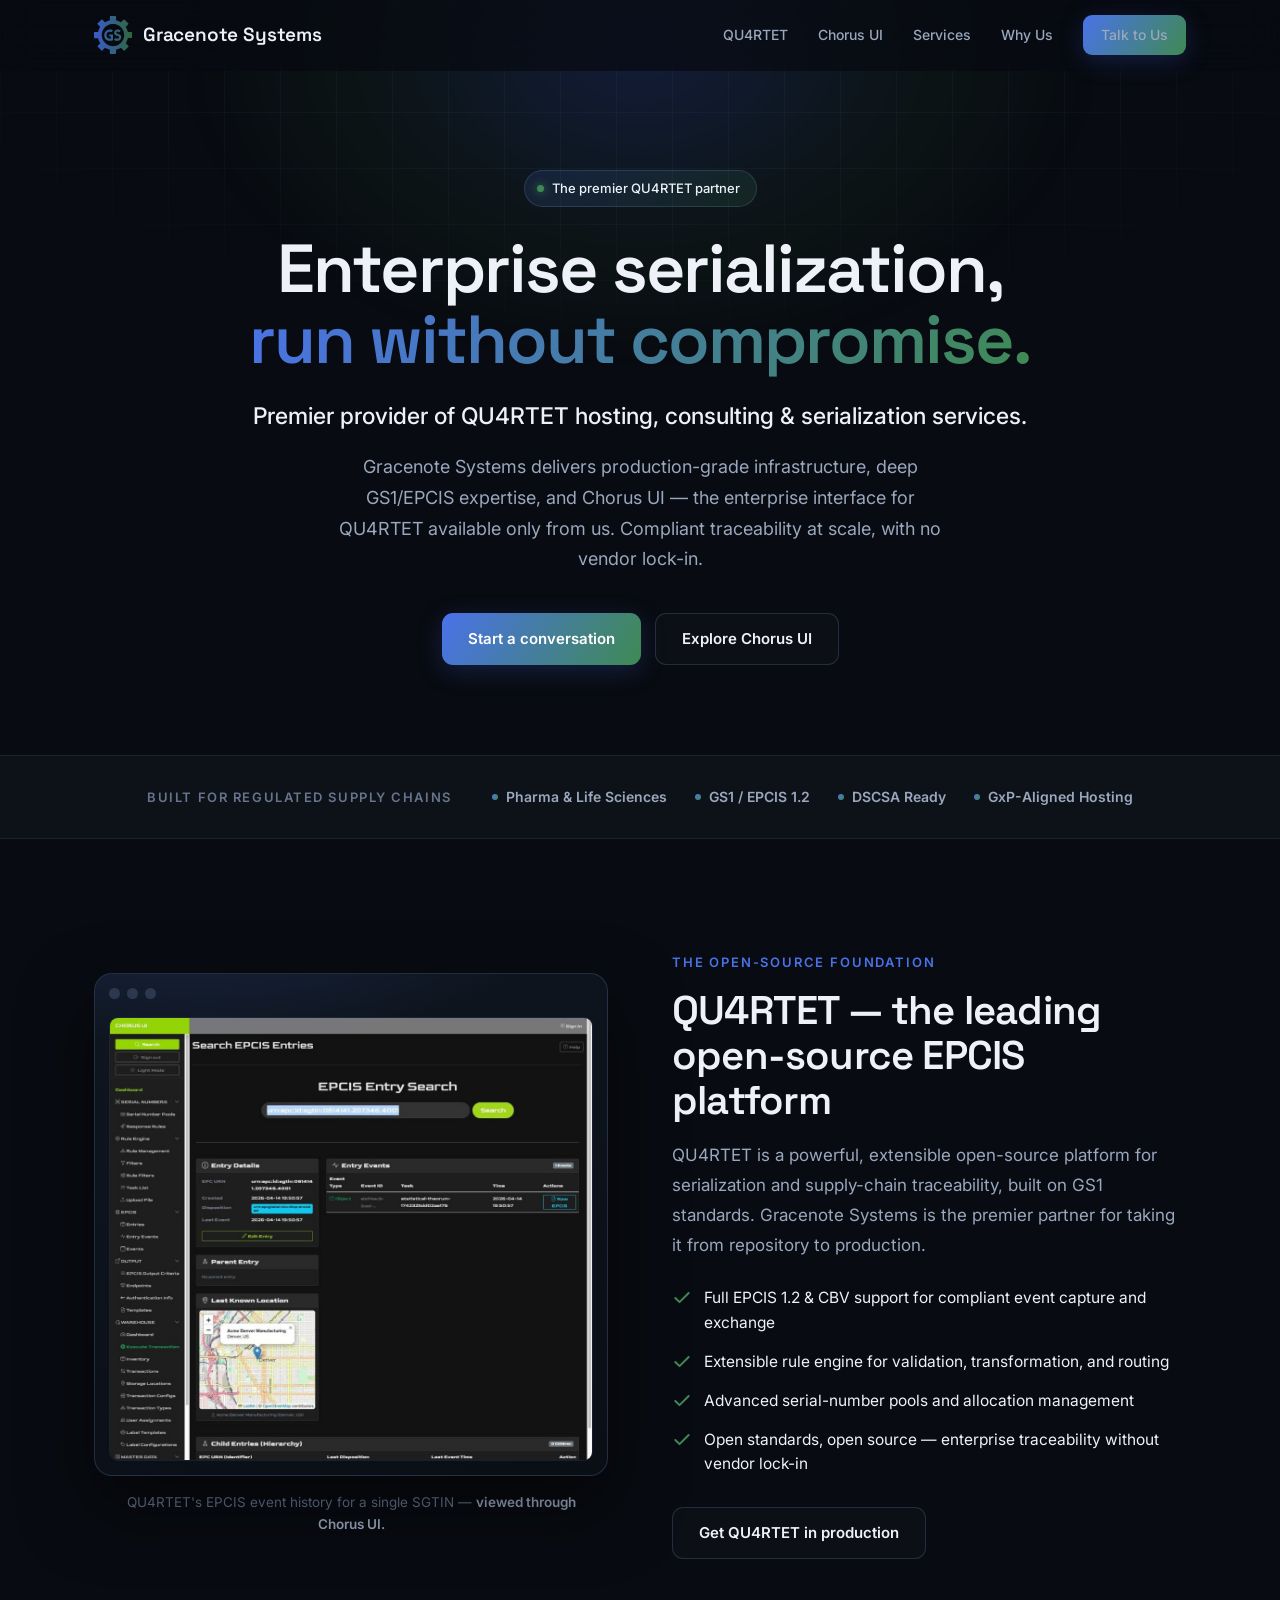
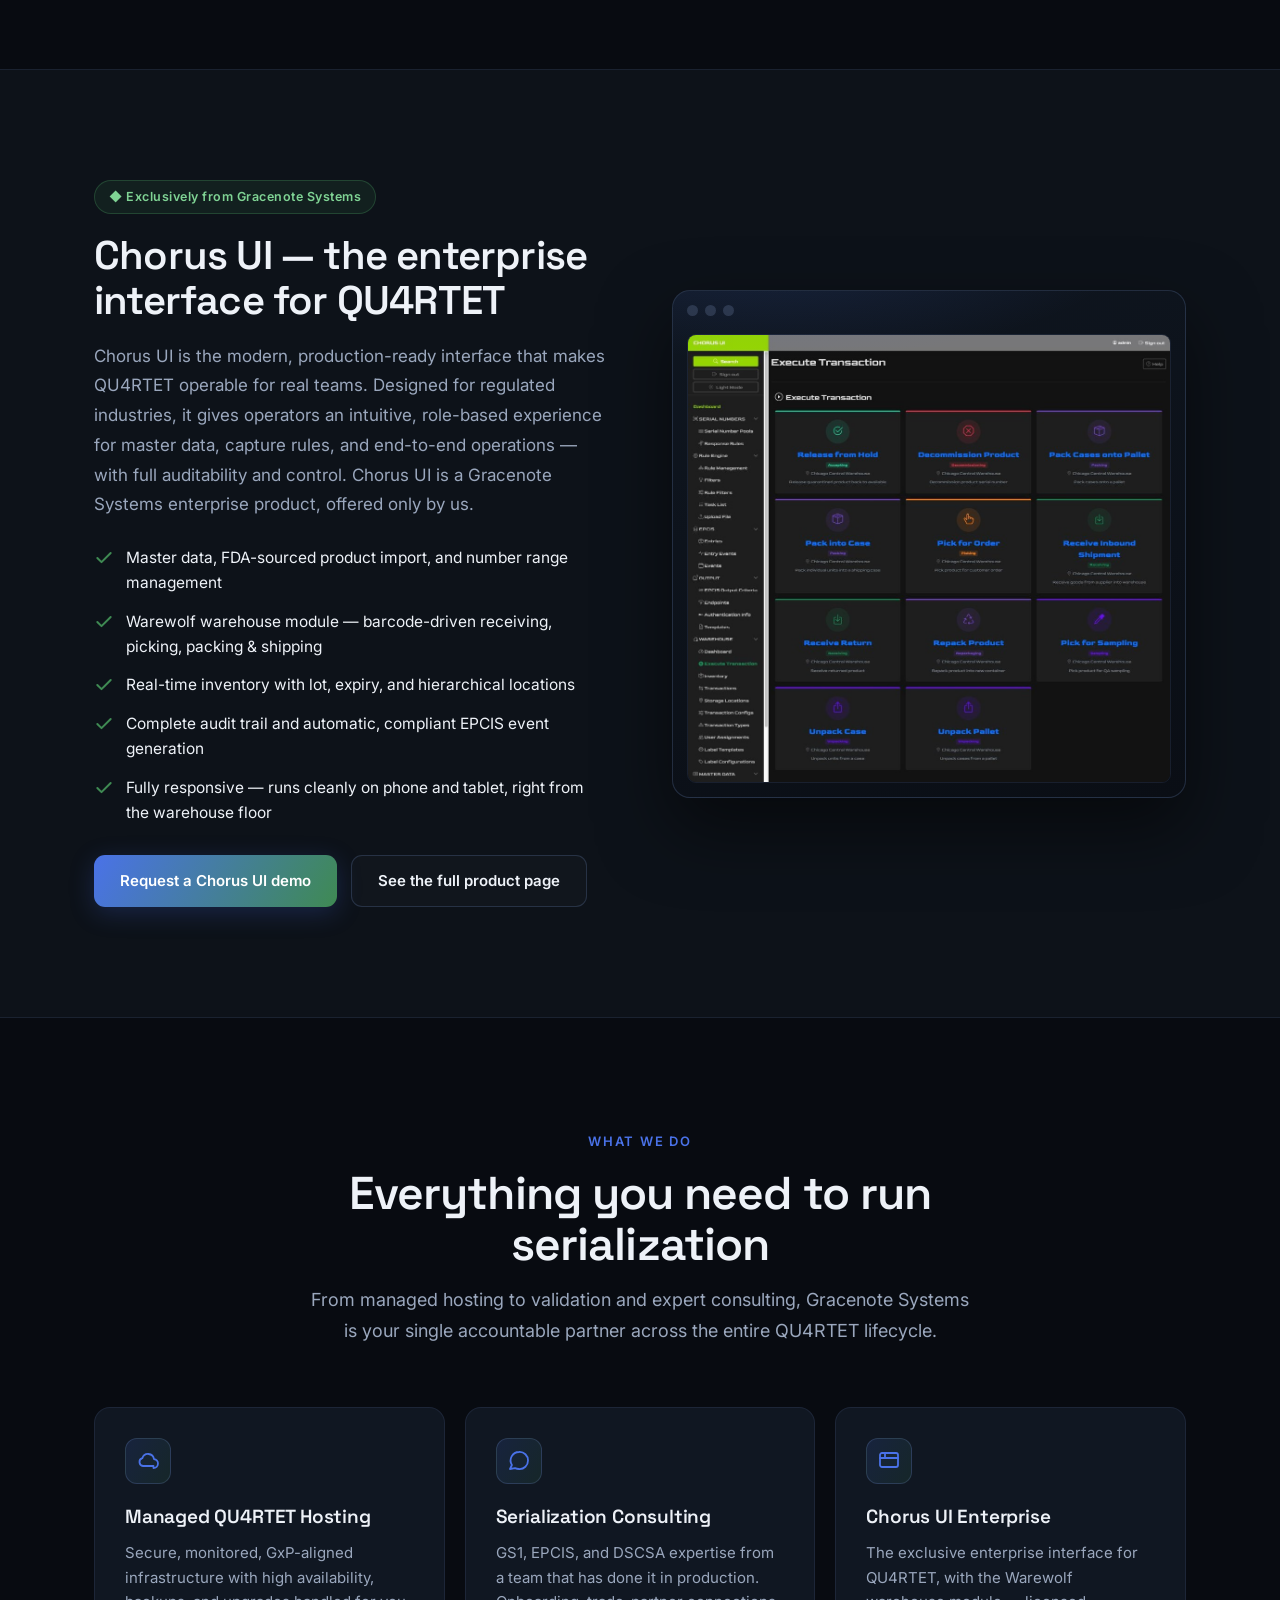
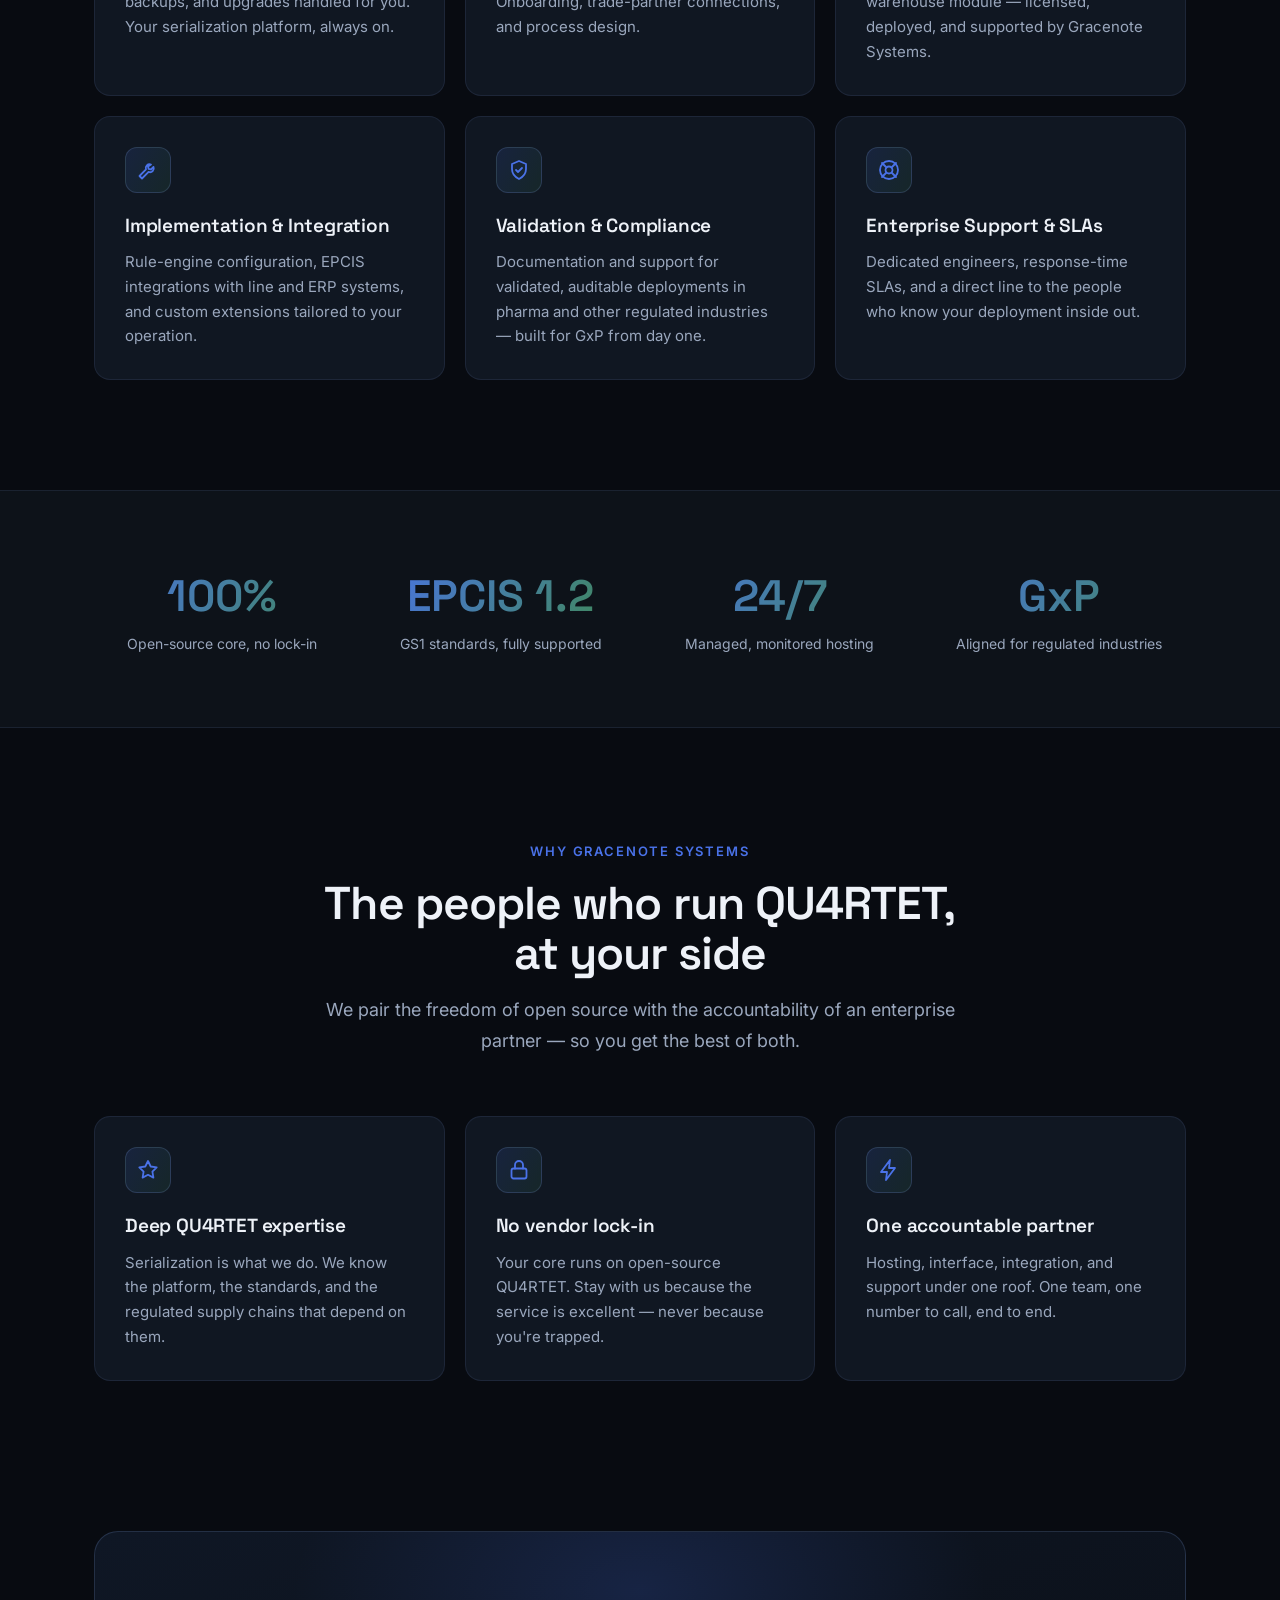
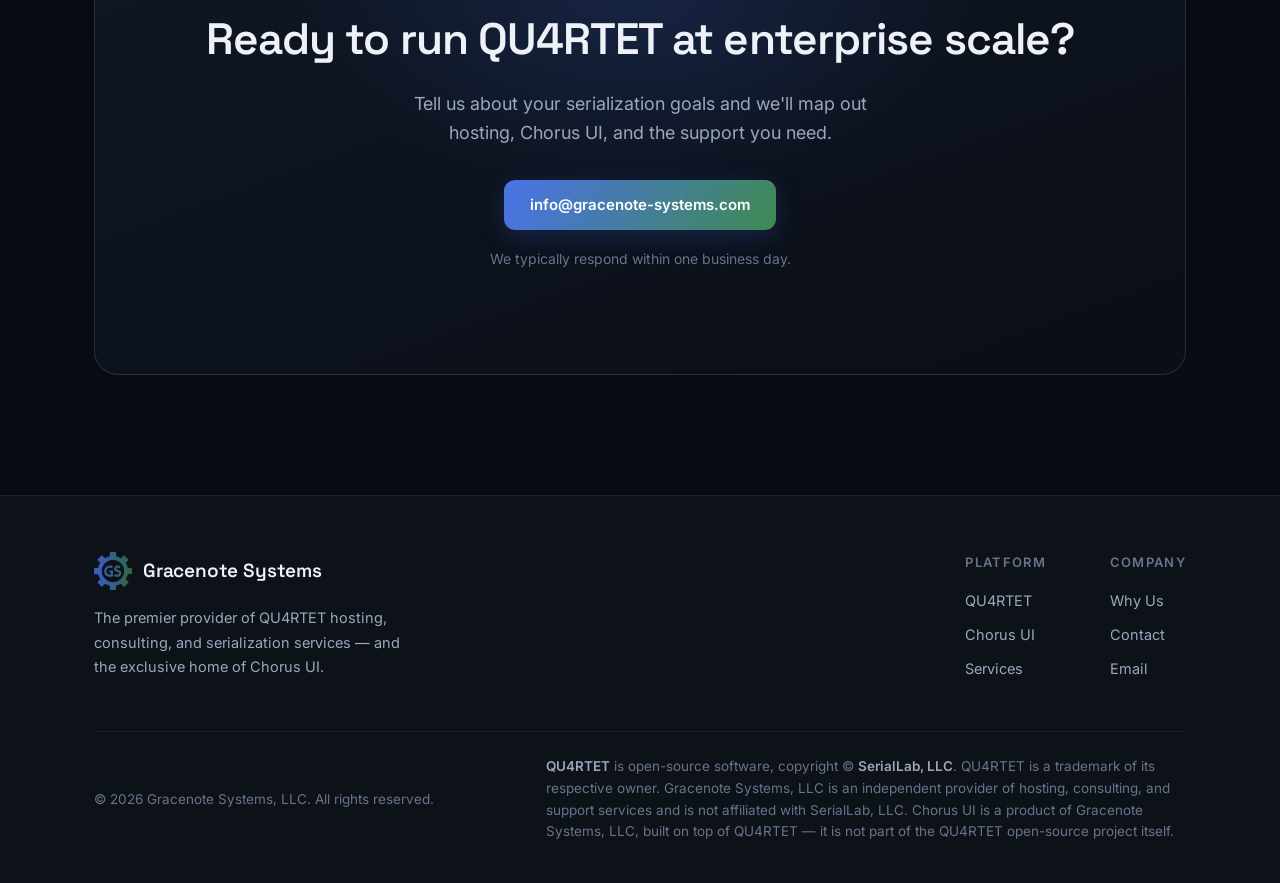
<file: index.html>
<!DOCTYPE html>
<html lang="en">

<head>
    <meta charset="UTF-8">
    <meta name="viewport" content="width=device-width, initial-scale=1.0">
    <title>Gracenote Systems — Premier QU4RTET Hosting, Consulting &amp; Serialization</title>
    <meta name="description"
        content="Gracenote Systems is the premier provider of QU4RTET hosting, consulting, and serialization services — and the exclusive home of Chorus UI, the enterprise interface for QU4RTET.">
    <meta property="og:title" content="Gracenote Systems — Premier QU4RTET Partner">
    <meta property="og:description"
        content="Managed QU4RTET hosting, expert serialization consulting, and Chorus UI — the enterprise interface offered only by Gracenote Systems.">
    <meta property="og:type" content="website">
    <link rel="icon" type="image/png" href="images/gs-mark.png">
    <link rel="apple-touch-icon" href="images/gs-mark.png">
    <link rel="preconnect" href="https://fonts.googleapis.com">
    <link rel="preconnect" href="https://fonts.gstatic.com" crossorigin>
    <link href="https://fonts.googleapis.com/css2?family=Inter:wght@400;500;600;700&family=Space+Grotesk:wght@400;500;600;700&display=swap"
        rel="stylesheet">
    <link rel="stylesheet" href="css/style.css">
</head>

<body>

    <!-- ── Nav ─────────────────────────────── -->
    <nav class="nav" id="nav">
        <div class="nav-inner">
            <a href="#top" class="logo">
                <img src="images/gs-mark.svg" alt="Gracenote Systems" class="logo-icon-img">
                <span class="logo-text">Gracenote&nbsp;Systems</span>
            </a>
            <div class="nav-links" id="navLinks">
                <a href="#qu4rtet">QU4RTET</a>
                <a href="chorus-ui.html">Chorus&nbsp;UI</a>
                <a href="#services">Services</a>
                <a href="#why">Why Us</a>
                <a href="#contact" class="btn btn-primary btn-small">Talk to Us</a>
            </div>
            <button class="nav-toggle" id="navToggle" aria-label="Menu">
                <svg width="26" height="26" viewBox="0 0 24 24" fill="none" stroke="currentColor" stroke-width="2"><line x1="4" y1="7" x2="20" y2="7"/><line x1="4" y1="12" x2="20" y2="12"/><line x1="4" y1="17" x2="20" y2="17"/></svg>
            </button>
        </div>
    </nav>

    <!-- ── Hero ────────────────────────────── -->
    <header class="hero" id="top">
        <div class="hero-grid"></div>
        <div class="hero-glow"></div>
        <div class="container">
            <div class="hero-inner">
                <span class="hero-badge"><span class="dot"></span> The premier QU4RTET partner</span>
                <h1>Enterprise serialization,<br><span class="grad-text">run without compromise.</span></h1>
                <p class="hero-tagline">Premier provider of QU4RTET hosting, consulting &amp; serialization services.</p>
                <p class="hero-sub">
                    Gracenote Systems delivers production-grade infrastructure, deep GS1/EPCIS expertise,
                    and Chorus&nbsp;UI — the enterprise interface for QU4RTET available only from us.
                    Compliant traceability at scale, with no vendor lock-in.
                </p>
                <div class="hero-cta">
                    <a href="#contact" class="btn btn-primary">Start a conversation</a>
                    <a href="chorus-ui.html" class="btn btn-ghost">Explore Chorus&nbsp;UI</a>
                </div>
            </div>
        </div>
    </header>

    <!-- ── Trust strip ─────────────────────── -->
    <div class="trust">
        <div class="container trust-inner">
            <span class="trust-label">Built for regulated supply chains</span>
            <div class="trust-tags">
                <span>Pharma &amp; Life Sciences</span>
                <span>GS1 / EPCIS 1.2</span>
                <span>DSCSA Ready</span>
                <span>GxP-Aligned Hosting</span>
            </div>
        </div>
    </div>

    <!-- ── QU4RTET ─────────────────────────── -->
    <section class="section-pad" id="qu4rtet">
        <div class="container">
            <div class="split reverse reveal">
                <div class="split-copy">
                    <span class="eyebrow">The open-source foundation</span>
                    <h2>QU4RTET — the leading open-source EPCIS platform</h2>
                    <p>
                        QU4RTET is a powerful, extensible open-source platform for serialization and
                        supply-chain traceability, built on GS1 standards. Gracenote Systems is the premier
                        partner for taking it from repository to production.
                    </p>
                    <ul class="check-list">
                        <li><svg viewBox="0 0 24 24" fill="none" stroke="currentColor" stroke-width="2.4" stroke-linecap="round" stroke-linejoin="round"><polyline points="20 6 9 17 4 12"/></svg> Full EPCIS 1.2 &amp; CBV support for compliant event capture and exchange</li>
                        <li><svg viewBox="0 0 24 24" fill="none" stroke="currentColor" stroke-width="2.4" stroke-linecap="round" stroke-linejoin="round"><polyline points="20 6 9 17 4 12"/></svg> Extensible rule engine for validation, transformation, and routing</li>
                        <li><svg viewBox="0 0 24 24" fill="none" stroke="currentColor" stroke-width="2.4" stroke-linecap="round" stroke-linejoin="round"><polyline points="20 6 9 17 4 12"/></svg> Advanced serial-number pools and allocation management</li>
                        <li><svg viewBox="0 0 24 24" fill="none" stroke="currentColor" stroke-width="2.4" stroke-linecap="round" stroke-linejoin="round"><polyline points="20 6 9 17 4 12"/></svg> Open standards, open source — enterprise traceability without vendor lock-in</li>
                    </ul>
                    <a href="#contact" class="btn btn-ghost">Get QU4RTET in production</a>
                </div>
                <div class="split-media">
                    <div class="media-card has-shot">
                        <div class="mc-bar"><i></i><i></i><i></i></div>
                        <img src="images/chorus/epcis-search-map.jpg"
                             alt="EPCIS entry search in Chorus UI showing an SGTIN's entry details, event history, and a live map of its last known location"
                             class="shot-img" loading="lazy">
                    </div>
                    <p class="shot-caption">QU4RTET's EPCIS event history for a single SGTIN — <b>viewed through Chorus&nbsp;UI.</b></p>
                </div>
            </div>
        </div>
    </section>

    <!-- ── Chorus UI ───────────────────────── -->
    <section class="section-pad services" id="chorus">
        <div class="container">
            <div class="split reveal">
                <div class="split-copy">
                    <span class="badge-pill">◆ Exclusively from Gracenote Systems</span>
                    <h2>Chorus&nbsp;UI — the enterprise interface for QU4RTET</h2>
                    <p>
                        Chorus&nbsp;UI is the modern, production-ready interface that makes QU4RTET operable
                        for real teams. Designed for regulated industries, it gives operators an intuitive,
                        role-based experience for master data, capture rules, and end-to-end operations —
                        with full auditability and control. Chorus&nbsp;UI is a Gracenote Systems enterprise
                        product, offered only by us.
                    </p>
                    <ul class="check-list">
                        <li><svg viewBox="0 0 24 24" fill="none" stroke="currentColor" stroke-width="2.4" stroke-linecap="round" stroke-linejoin="round"><polyline points="20 6 9 17 4 12"/></svg> Master data, FDA-sourced product import, and number range management</li>
                        <li><svg viewBox="0 0 24 24" fill="none" stroke="currentColor" stroke-width="2.4" stroke-linecap="round" stroke-linejoin="round"><polyline points="20 6 9 17 4 12"/></svg> Warewolf warehouse module — barcode-driven receiving, picking, packing &amp; shipping</li>
                        <li><svg viewBox="0 0 24 24" fill="none" stroke="currentColor" stroke-width="2.4" stroke-linecap="round" stroke-linejoin="round"><polyline points="20 6 9 17 4 12"/></svg> Real-time inventory with lot, expiry, and hierarchical locations</li>
                        <li><svg viewBox="0 0 24 24" fill="none" stroke="currentColor" stroke-width="2.4" stroke-linecap="round" stroke-linejoin="round"><polyline points="20 6 9 17 4 12"/></svg> Complete audit trail and automatic, compliant EPCIS event generation</li>
                        <li><svg viewBox="0 0 24 24" fill="none" stroke="currentColor" stroke-width="2.4" stroke-linecap="round" stroke-linejoin="round"><polyline points="20 6 9 17 4 12"/></svg> Fully responsive &mdash; runs cleanly on phone and tablet, right from the warehouse floor</li>
                    </ul>
                    <div class="hero-cta" style="justify-content:flex-start;">
                        <a href="#contact" class="btn btn-primary">Request a Chorus UI demo</a>
                        <a href="chorus-ui.html" class="btn btn-ghost">See the full product page</a>
                    </div>
                </div>
                <div class="split-media">
                    <div class="media-card has-shot">
                        <div class="mc-bar"><i></i><i></i><i></i></div>
                        <img src="images/chorus/warehouse-execute.jpg" alt="Chorus UI warehouse execute-transaction screen with receiving, picking, packing, and shipping tiles" class="shot-img">
                    </div>
                </div>
            </div>
        </div>
    </section>

    <!-- ── Services ────────────────────────── -->
    <section class="section-pad" id="services">
        <div class="container">
            <div class="section-head reveal">
                <span class="eyebrow">What we do</span>
                <h2>Everything you need to run serialization</h2>
                <p>From managed hosting to validation and expert consulting, Gracenote Systems is your
                   single accountable partner across the entire QU4RTET lifecycle.</p>
            </div>
            <div class="grid-3">
                <div class="card reveal">
                    <div class="card-icon"><svg viewBox="0 0 24 24" fill="none" stroke="currentColor" stroke-width="1.8" stroke-linecap="round" stroke-linejoin="round"><path d="M17.5 19a4.5 4.5 0 0 0 .5-8.97A6 6 0 0 0 6.34 9.2 4 4 0 0 0 7 17h10.5Z"/></svg></div>
                    <h3>Managed QU4RTET Hosting</h3>
                    <p>Secure, monitored, GxP-aligned infrastructure with high availability, backups, and
                       upgrades handled for you. Your serialization platform, always on.</p>
                </div>
                <div class="card reveal">
                    <div class="card-icon"><svg viewBox="0 0 24 24" fill="none" stroke="currentColor" stroke-width="1.8" stroke-linecap="round" stroke-linejoin="round"><path d="M21 11.5a8.38 8.38 0 0 1-9 8.5 9.5 9.5 0 0 1-4-.9L3 20l1.9-4A8.5 8.5 0 0 1 12 3a8.38 8.38 0 0 1 9 8.5Z"/></svg></div>
                    <h3>Serialization Consulting</h3>
                    <p>GS1, EPCIS, and DSCSA expertise from a team that has done it in production. Onboarding,
                       trade-partner connections, and process design.</p>
                </div>
                <div class="card reveal">
                    <div class="card-icon"><svg viewBox="0 0 24 24" fill="none" stroke="currentColor" stroke-width="1.8" stroke-linecap="round" stroke-linejoin="round"><rect x="3" y="4" width="18" height="14" rx="2"/><path d="M3 9h18M8 4v5"/></svg></div>
                    <h3>Chorus UI Enterprise</h3>
                    <p>The exclusive enterprise interface for QU4RTET, with the Warewolf warehouse module —
                       licensed, deployed, and supported by Gracenote Systems.</p>
                </div>
                <div class="card reveal">
                    <div class="card-icon"><svg viewBox="0 0 24 24" fill="none" stroke="currentColor" stroke-width="1.8" stroke-linecap="round" stroke-linejoin="round"><path d="M15 6.5a3.8 3.8 0 0 0-5 4.9L3.5 18l2.5 2.5 6.6-6.6a3.8 3.8 0 0 0 4.9-5l-2.6 2.6-2.3-.6-.6-2.3L15 6.5Z"/></svg></div>
                    <h3>Implementation &amp; Integration</h3>
                    <p>Rule-engine configuration, EPCIS integrations with line and ERP systems, and custom
                       extensions tailored to your operation.</p>
                </div>
                <div class="card reveal">
                    <div class="card-icon"><svg viewBox="0 0 24 24" fill="none" stroke="currentColor" stroke-width="1.8" stroke-linecap="round" stroke-linejoin="round"><path d="M12 3l7 3v5c0 4.5-3 8-7 10-4-2-7-5.5-7-10V6l7-3Z"/><path d="M9 12l2 2 4-4"/></svg></div>
                    <h3>Validation &amp; Compliance</h3>
                    <p>Documentation and support for validated, auditable deployments in pharma and other
                       regulated industries — built for GxP from day one.</p>
                </div>
                <div class="card reveal">
                    <div class="card-icon"><svg viewBox="0 0 24 24" fill="none" stroke="currentColor" stroke-width="1.8" stroke-linecap="round" stroke-linejoin="round"><circle cx="12" cy="12" r="9"/><circle cx="12" cy="12" r="3.5"/><path d="M5 5l4.5 4.5M14.5 14.5 19 19M19 5l-4.5 4.5M9.5 14.5 5 19"/></svg></div>
                    <h3>Enterprise Support &amp; SLAs</h3>
                    <p>Dedicated engineers, response-time SLAs, and a direct line to the people who know
                       your deployment inside out.</p>
                </div>
            </div>
        </div>
    </section>

    <!-- ── Stats ───────────────────────────── -->
    <section class="stats services">
        <div class="container">
            <div class="stats-grid reveal">
                <div><span class="stat-value grad-text">100%</span><span class="stat-label">Open-source core, no lock-in</span></div>
                <div><span class="stat-value grad-text">EPCIS&nbsp;1.2</span><span class="stat-label">GS1 standards, fully supported</span></div>
                <div><span class="stat-value grad-text">24/7</span><span class="stat-label">Managed, monitored hosting</span></div>
                <div><span class="stat-value grad-text">GxP</span><span class="stat-label">Aligned for regulated industries</span></div>
            </div>
        </div>
    </section>

    <!-- ── Why Us ──────────────────────────── -->
    <section class="section-pad" id="why">
        <div class="container">
            <div class="section-head reveal">
                <span class="eyebrow">Why Gracenote Systems</span>
                <h2>The people who run QU4RTET, at your side</h2>
                <p>We pair the freedom of open source with the accountability of an enterprise partner —
                   so you get the best of both.</p>
            </div>
            <div class="grid-3">
                <div class="card reveal">
                    <div class="card-icon"><svg viewBox="0 0 24 24" fill="none" stroke="currentColor" stroke-width="1.8" stroke-linecap="round" stroke-linejoin="round"><path d="M12 3l2.7 5.5 6 .9-4.3 4.2 1 6-5.4-2.8L6.6 19.6l1-6L3.3 9.4l6-.9L12 3Z"/></svg></div>
                    <h3>Deep QU4RTET expertise</h3>
                    <p>Serialization is what we do. We know the platform, the standards, and the regulated
                       supply chains that depend on them.</p>
                </div>
                <div class="card reveal">
                    <div class="card-icon"><svg viewBox="0 0 24 24" fill="none" stroke="currentColor" stroke-width="1.8" stroke-linecap="round" stroke-linejoin="round"><rect x="4.5" y="10.5" width="15" height="10" rx="2"/><path d="M8 10.5V7a4 4 0 0 1 8 0v3.5"/></svg></div>
                    <h3>No vendor lock-in</h3>
                    <p>Your core runs on open-source QU4RTET. Stay with us because the service is excellent —
                       never because you're trapped.</p>
                </div>
                <div class="card reveal">
                    <div class="card-icon"><svg viewBox="0 0 24 24" fill="none" stroke="currentColor" stroke-width="1.8" stroke-linecap="round" stroke-linejoin="round"><path d="M13 2 4 14h6l-1 8 9-12h-6l1-8Z"/></svg></div>
                    <h3>One accountable partner</h3>
                    <p>Hosting, interface, integration, and support under one roof. One team, one number to
                       call, end to end.</p>
                </div>
            </div>
        </div>
    </section>

    <!-- ── CTA ─────────────────────────────── -->
    <div class="cta-wrap" id="contact">
        <div class="container">
            <div class="cta reveal">
                <div class="cta-inner">
                    <h2>Ready to run QU4RTET at enterprise scale?</h2>
                    <p>Tell us about your serialization goals and we'll map out hosting, Chorus&nbsp;UI, and
                       the support you need.</p>
                    <a href="mailto:info@gracenote-systems.com" class="btn btn-primary">info@gracenote-systems.com</a>
                    <p style="margin-top:18px; font-size:14px; color:var(--muted-2);">We typically respond within one business day.</p>
                </div>
            </div>
        </div>
    </div>

    <!-- ── Footer ──────────────────────────── -->
    <footer class="footer">
        <div class="container">
            <div class="footer-top">
                <div class="footer-brand">
                    <a href="#top" class="logo">
                        <img src="images/gs-mark.svg" alt="Gracenote Systems" class="logo-icon-img">
                        <span class="logo-text">Gracenote&nbsp;Systems</span>
                    </a>
                    <p>The premier provider of QU4RTET hosting, consulting, and serialization services —
                       and the exclusive home of Chorus&nbsp;UI.</p>
                </div>
                <div class="footer-cols">
                    <div class="footer-col">
                        <h4>Platform</h4>
                        <a href="#qu4rtet">QU4RTET</a>
                        <a href="chorus-ui.html">Chorus UI</a>
                        <a href="#services">Services</a>
                    </div>
                    <div class="footer-col">
                        <h4>Company</h4>
                        <a href="#why">Why Us</a>
                        <a href="#contact">Contact</a>
                        <a href="mailto:info@gracenote-systems.com">Email</a>
                    </div>
                </div>
            </div>
            <div class="footer-bottom">
                <p>© <span id="year"></span> Gracenote Systems, LLC. All rights reserved.</p>
                <p class="fineprint">
                    <strong>QU4RTET</strong> is open-source software, copyright &copy; <strong>SerialLab, LLC</strong>.
                    QU4RTET is a trademark of its respective owner. Gracenote Systems, LLC is an independent
                    provider of hosting, consulting, and support services and is not affiliated with SerialLab, LLC.
                    Chorus&nbsp;UI is a product of Gracenote Systems, LLC, built on top of QU4RTET — it is not part
                    of the QU4RTET open-source project itself.
                </p>
            </div>
        </div>
    </footer>

    <script>
        // Nav: border on scroll + mobile toggle
        const nav = document.getElementById('nav');
        const onScroll = () => nav.classList.toggle('scrolled', window.scrollY > 12);
        onScroll();
        window.addEventListener('scroll', onScroll, { passive: true });

        const toggle = document.getElementById('navToggle');
        const links = document.getElementById('navLinks');
        toggle.addEventListener('click', () => links.classList.toggle('open'));
        links.querySelectorAll('a').forEach(a => a.addEventListener('click', () => links.classList.remove('open')));

        // Year
        document.getElementById('year').textContent = new Date().getFullYear();

        // Reveal on scroll
        const io = new IntersectionObserver((entries) => {
            entries.forEach(e => { if (e.isIntersecting) { e.target.classList.add('in'); io.unobserve(e.target); } });
        }, { threshold: 0.12, rootMargin: '0px 0px -40px 0px' });
        document.querySelectorAll('.reveal').forEach(el => io.observe(el));
    </script>
</body>

</html>
</file>
<file: css/style.css>
/* ══════════════════════════════════════════════════════════════
   Gracenote Systems — marketing site
   Brand: blue #395bc3 → green #2f673d (from the GS gear logo)
   ══════════════════════════════════════════════════════════════ */

/* ── Reset & Base ─────────────────────────── */
*, *::before, *::after { margin: 0; padding: 0; box-sizing: border-box; }
html { scroll-behavior: smooth; }
:root {
    --blue:   #4a72e8;      /* brightened brand blue for dark bg */
    --blue-2: #395bc3;      /* core brand blue */
    --green:  #3f8a53;      /* brightened brand green */
    --green-2:#2f673d;      /* core brand green */
    --bg:     #080b11;
    --bg-2:   #0d1219;
    --panel:  #101722;
    --line:   rgba(120, 150, 210, 0.12);
    --line-2: rgba(120, 150, 210, 0.22);
    --text:   #eef2f8;
    --muted:  #9aa7bd;
    --muted-2:#67748c;
    --grad:   linear-gradient(120deg, var(--blue) 0%, var(--green) 100%);
    --grad-soft: linear-gradient(120deg, rgba(74,114,232,0.14) 0%, rgba(63,138,83,0.14) 100%);
}
body {
    font-family: 'Inter', -apple-system, BlinkMacSystemFont, 'Segoe UI', sans-serif;
    background: var(--bg);
    color: var(--text);
    line-height: 1.6;
    -webkit-font-smoothing: antialiased;
    overflow-x: hidden;
}
a { color: inherit; text-decoration: none; }
ul { list-style: none; }
img, svg { max-width: 100%; display: block; }
h1, h2, h3 { font-family: 'Space Grotesk', 'Inter', sans-serif; }

.container { max-width: 1140px; margin: 0 auto; padding: 0 24px; }
.grad-text {
    background: var(--grad);
    -webkit-background-clip: text; background-clip: text;
    -webkit-text-fill-color: transparent; color: transparent;
}
.eyebrow {
    display: inline-block; font-size: 13px; font-weight: 600; letter-spacing: 0.14em;
    text-transform: uppercase; color: var(--blue); margin-bottom: 16px;
}

/* ── Nav ─────────────────────────────────── */
.nav {
    position: fixed; top: 0; left: 0; right: 0; z-index: 100;
    background: rgba(8, 11, 17, 0.72);
    backdrop-filter: blur(18px); -webkit-backdrop-filter: blur(18px);
    border-bottom: 1px solid transparent;
    transition: border-color 0.3s, background 0.3s;
}
.nav.scrolled { border-bottom-color: var(--line); background: rgba(8, 11, 17, 0.9); }
.nav-inner {
    max-width: 1140px; margin: 0 auto; padding: 0 24px;
    display: flex; align-items: center; justify-content: space-between; height: 70px;
}
.logo { display: flex; align-items: center; gap: 11px; }
.logo-icon-img { width: 38px; height: 38px; }
.logo-text { font-family: 'Space Grotesk', sans-serif; font-size: 19px; font-weight: 600; letter-spacing: -0.01em; }
.nav-links { display: flex; align-items: center; gap: 30px; }
.nav-links a { font-size: 14px; font-weight: 500; color: var(--muted); transition: color 0.2s; }
.nav-links a:hover { color: var(--text); }
.nav-toggle { display: none; background: none; border: 0; color: var(--text); cursor: pointer; }

/* ── Buttons ─────────────────────────────── */
.btn {
    display: inline-flex; align-items: center; justify-content: center; gap: 8px;
    padding: 13px 26px; border-radius: 11px; font-weight: 600; font-size: 15px;
    transition: transform 0.2s, box-shadow 0.2s, background 0.2s, border-color 0.2s;
    cursor: pointer; white-space: nowrap;
}
.btn-small { padding: 9px 18px; font-size: 13.5px; border-radius: 9px; }
.btn-primary { background: var(--grad); color: #fff; box-shadow: 0 6px 24px rgba(57, 91, 195, 0.28); }
.btn-primary:hover { transform: translateY(-2px); box-shadow: 0 10px 30px rgba(57, 91, 195, 0.4); }
.btn-ghost { border: 1px solid var(--line-2); color: var(--text); background: rgba(255,255,255,0.02); }
.btn-ghost:hover { border-color: var(--blue); background: rgba(74, 114, 232, 0.08); }

/* ── Hero ────────────────────────────────── */
.hero { position: relative; padding: 170px 0 90px; overflow: hidden; }
.hero-grid {
    position: absolute; inset: 0; pointer-events: none; opacity: 0.5;
    background-image:
        linear-gradient(var(--line) 1px, transparent 1px),
        linear-gradient(90deg, var(--line) 1px, transparent 1px);
    background-size: 56px 56px;
    -webkit-mask-image: radial-gradient(ellipse 80% 60% at 50% 0%, #000 40%, transparent 80%);
    mask-image: radial-gradient(ellipse 80% 60% at 50% 0%, #000 40%, transparent 80%);
}
.hero-glow {
    position: absolute; top: -260px; left: 50%; transform: translateX(-50%);
    width: 900px; height: 620px; pointer-events: none;
    background: radial-gradient(ellipse, rgba(57, 91, 195, 0.22) 0%, rgba(47,103,61,0.10) 45%, transparent 72%);
    filter: blur(8px);
}
.hero-inner { position: relative; text-align: center; max-width: 820px; margin: 0 auto; }
.hero-badge {
    display: inline-flex; align-items: center; gap: 8px;
    padding: 7px 16px 7px 12px; border-radius: 999px; margin-bottom: 26px;
    background: var(--grad-soft); border: 1px solid var(--line-2);
    font-size: 13px; font-weight: 500; color: var(--text);
}
.hero-badge .dot { width: 7px; height: 7px; border-radius: 50%; background: var(--green); box-shadow: 0 0 10px var(--green); }
.hero h1 {
    font-size: clamp(38px, 6.4vw, 68px); font-weight: 600; line-height: 1.05;
    letter-spacing: -0.03em; margin-bottom: 22px;
}
.hero-tagline { font-size: clamp(18px, 2.4vw, 23px); color: var(--text); font-weight: 500; margin-bottom: 18px; }
.hero-sub { font-size: 18px; color: var(--muted); max-width: 620px; margin: 0 auto 38px; line-height: 1.7; }
.hero-cta { display: flex; gap: 14px; justify-content: center; flex-wrap: wrap; }

/* ── Trust / logos strip ─────────────────── */
.trust { border-top: 1px solid var(--line); border-bottom: 1px solid var(--line); background: var(--bg-2); }
.trust-inner { padding: 30px 0; display: flex; align-items: center; justify-content: center; gap: 14px 40px; flex-wrap: wrap; }
.trust-label { font-size: 13px; letter-spacing: 0.12em; text-transform: uppercase; color: var(--muted-2); font-weight: 600; }
.trust-tags { display: flex; gap: 12px 28px; flex-wrap: wrap; justify-content: center; }
.trust-tags span { font-size: 14px; font-weight: 600; color: var(--muted); display: flex; align-items: center; gap: 8px; }
.trust-tags span::before { content: ''; width: 6px; height: 6px; border-radius: 50%; background: var(--grad); }

/* ── Section shells ──────────────────────── */
section { position: relative; }
.section-pad { padding: 110px 0; }
.section-head { text-align: center; max-width: 660px; margin: 0 auto 60px; }
.section-head h2 { font-size: clamp(30px, 4.4vw, 46px); font-weight: 600; letter-spacing: -0.02em; line-height: 1.1; margin-bottom: 16px; }
.section-head p { font-size: 18px; color: var(--muted); line-height: 1.7; }

/* ── Feature grid ────────────────────────── */
.grid-3 { display: grid; grid-template-columns: repeat(3, 1fr); gap: 20px; }
.grid-2 { display: grid; grid-template-columns: repeat(2, 1fr); gap: 20px; }
.card {
    background: var(--panel); border: 1px solid var(--line);
    border-radius: 16px; padding: 30px; transition: transform 0.25s, border-color 0.25s, background 0.25s;
}
.card:hover { transform: translateY(-4px); border-color: var(--line-2); background: #121a26; }
.card-icon {
    width: 46px; height: 46px; border-radius: 12px; display: flex; align-items: center; justify-content: center;
    background: var(--grad-soft); border: 1px solid var(--line-2); margin-bottom: 18px;
    color: var(--blue);
}
.card-icon svg { width: 24px; height: 24px; }
.card h3 { font-size: 19px; font-weight: 600; margin-bottom: 9px; letter-spacing: -0.01em; }
.card p { font-size: 15px; color: var(--muted); line-height: 1.65; }

/* ── Split / showcase rows ───────────────── */
.split { display: grid; grid-template-columns: 1fr 1fr; gap: 64px; align-items: center; }
.split.reverse .split-media { order: -1; }
.split-copy h2 { font-size: clamp(28px, 3.8vw, 40px); font-weight: 600; letter-spacing: -0.02em; line-height: 1.12; margin-bottom: 18px; }
.split-copy > p { font-size: 17px; color: var(--muted); line-height: 1.75; margin-bottom: 26px; }
.check-list { display: flex; flex-direction: column; gap: 14px; margin-bottom: 30px; }
.check-list li { display: flex; gap: 12px; align-items: flex-start; font-size: 15.5px; color: var(--text); }
.check-list li svg { flex: 0 0 auto; width: 20px; height: 20px; margin-top: 2px; color: var(--green); }

/* exclusive badge */
.badge-pill {
    display: inline-flex; align-items: center; gap: 8px; padding: 6px 14px; border-radius: 999px;
    background: rgba(63, 138, 83, 0.12); border: 1px solid rgba(63, 138, 83, 0.35);
    color: #7fd394; font-size: 12.5px; font-weight: 600; letter-spacing: 0.04em; margin-bottom: 20px;
}

/* media card mock */
.media-card {
    position: relative; border-radius: 18px; border: 1px solid var(--line-2);
    background: linear-gradient(160deg, #0f1620 0%, #0a0e15 100%);
    padding: 22px; overflow: hidden; box-shadow: 0 30px 70px rgba(0,0,0,0.5);
}
.media-card::before {
    content: ''; position: absolute; inset: 0; pointer-events: none;
    background: radial-gradient(600px 200px at 20% -10%, rgba(74,114,232,0.16), transparent 60%);
}
.mc-bar { display: flex; align-items: center; gap: 7px; margin-bottom: 18px; }
.mc-bar i { width: 11px; height: 11px; border-radius: 50%; background: #2a3444; display: block; }
.mc-row { display: flex; align-items: center; gap: 12px; padding: 13px 14px; border-radius: 10px; background: rgba(255,255,255,0.02); border: 1px solid var(--line); margin-bottom: 10px; }
.mc-row .k { width: 34px; height: 34px; border-radius: 8px; background: var(--grad-soft); border: 1px solid var(--line-2); flex: 0 0 auto; }
.mc-row .lines { flex: 1; }
.mc-row .lines b { display: block; height: 9px; width: 55%; border-radius: 4px; background: rgba(230,238,250,0.5); margin-bottom: 7px; }
.mc-row .lines s { display: block; height: 7px; width: 80%; border-radius: 4px; background: rgba(230,238,250,0.16); text-decoration: none; }
.mc-row .pill { font-size: 11px; font-weight: 600; padding: 4px 10px; border-radius: 999px; background: rgba(63,138,83,0.15); color: #7fd394; border: 1px solid rgba(63,138,83,0.3); }
.mc-row .pill.blue { background: rgba(74,114,232,0.15); color: #93aef5; border-color: rgba(74,114,232,0.3); }

/* ── Product screenshots (media-card w/ real image) ─ */
.media-card.has-shot { padding: 14px; }
.media-card .shot-img { display: block; width: 100%; border-radius: 9px; border: 1px solid var(--line); }
.shot-caption { margin-top: 16px; font-size: 13.5px; color: var(--muted-2); text-align: center; }
.shot-caption b { color: var(--muted); font-weight: 600; }

/* ── Highlight / comparison cards ────────── */
.mini-badge {
    display: inline-flex; align-items: center; gap: 6px; font-size: 11px; font-weight: 700;
    letter-spacing: 0.05em; text-transform: uppercase; padding: 5px 12px; border-radius: 999px;
    background: rgba(63, 138, 83, 0.15); color: #7fd394; border: 1px solid rgba(63, 138, 83, 0.32);
    margin-bottom: 16px;
}
.card.highlight {
    border-color: rgba(63, 138, 83, 0.4);
    background: linear-gradient(160deg, rgba(63, 138, 83, 0.10) 0%, var(--panel) 55%);
}
.card.highlight:hover { border-color: rgba(63, 138, 83, 0.55); }
.card-list { display: flex; flex-direction: column; gap: 10px; margin-top: 16px; }
.card-list li { display: flex; gap: 10px; align-items: flex-start; font-size: 14.5px; color: var(--muted); }
.card-list li svg { flex: 0 0 auto; width: 17px; height: 17px; margin-top: 2px; color: var(--green); }

/* ── Services ────────────────────────────── */
.services { background: var(--bg-2); border-top: 1px solid var(--line); border-bottom: 1px solid var(--line); }

/* ── Stats band ──────────────────────────── */
.stats { padding: 70px 0; }
.stats-grid { display: grid; grid-template-columns: repeat(4, 1fr); gap: 24px; text-align: center; }
.stat-value { display: block; font-family: 'Space Grotesk', sans-serif; font-size: clamp(30px, 4vw, 44px); font-weight: 600; }
.stat-label { font-size: 14px; color: var(--muted); margin-top: 6px; }

/* ── CTA ─────────────────────────────────── */
.cta-wrap { padding: 40px 0 120px; }
.cta {
    position: relative; overflow: hidden; text-align: center;
    border: 1px solid var(--line-2); border-radius: 24px; padding: 72px 32px;
    background: linear-gradient(160deg, #0f1725 0%, #0a0e15 100%);
}
.cta::before { content:''; position:absolute; top:-150px; left:50%; transform:translateX(-50%); width:700px; height:420px; background: radial-gradient(ellipse, rgba(57,91,195,0.22), transparent 70%); pointer-events:none; }
.cta-inner { position: relative; }
.cta h2 { font-size: clamp(28px, 4vw, 44px); font-weight: 600; letter-spacing: -0.02em; margin-bottom: 16px; }
.cta p { font-size: 18px; color: var(--muted); max-width: 520px; margin: 0 auto 32px; }

/* ── Footer ──────────────────────────────── */
.footer { border-top: 1px solid var(--line); background: var(--bg-2); padding: 56px 0 40px; }
.footer-top { display: flex; justify-content: space-between; gap: 40px; flex-wrap: wrap; margin-bottom: 40px; }
.footer-brand { max-width: 320px; }
.footer-brand .logo { margin-bottom: 16px; }
.footer-brand p { font-size: 14.5px; color: var(--muted); line-height: 1.7; }
.footer-cols { display: flex; gap: 64px; flex-wrap: wrap; }
.footer-col h4 { font-size: 13px; text-transform: uppercase; letter-spacing: 0.1em; color: var(--muted-2); margin-bottom: 16px; font-weight: 600; }
.footer-col a { display: block; font-size: 14.5px; color: var(--muted); margin-bottom: 11px; transition: color 0.2s; }
.footer-col a:hover { color: var(--text); }
.footer-bottom { border-top: 1px solid var(--line); padding-top: 24px; display: flex; justify-content: space-between; gap: 12px; flex-wrap: wrap; align-items: center; }
.footer-bottom p { font-size: 13.5px; color: var(--muted-2); }
.fineprint { font-size: 12.5px; color: var(--muted-2); line-height: 1.6; max-width: 640px; }
.fineprint strong { color: var(--muted); font-weight: 600; }

/* ── Reveal animation ────────────────────── */
.reveal { opacity: 0; transform: translateY(24px); transition: opacity 0.7s ease, transform 0.7s ease; }
.reveal.in { opacity: 1; transform: none; }

/* ── Responsive ──────────────────────────── */
@media (max-width: 900px) {
    .split { grid-template-columns: 1fr; gap: 36px; }
    .split.reverse .split-media { order: 0; }
    .grid-3 { grid-template-columns: 1fr 1fr; }
    .stats-grid { grid-template-columns: 1fr 1fr; gap: 32px 24px; }
}
@media (max-width: 720px) {
    .nav-links { display: none; }
    .nav-links.open {
        display: flex; flex-direction: column; align-items: flex-start; gap: 18px;
        position: absolute; top: 70px; left: 0; right: 0; padding: 22px 24px 26px;
        background: rgba(8,11,17,0.97); border-bottom: 1px solid var(--line);
    }
    .nav-toggle { display: block; }
    .grid-3, .grid-2 { grid-template-columns: 1fr; }
    .hero { padding: 140px 0 70px; }
    .section-pad { padding: 80px 0; }
}
@media (max-width: 480px) {
    .stats-grid { grid-template-columns: 1fr 1fr; }
}
@media (prefers-reduced-motion: reduce) {
    .reveal { opacity: 1; transform: none; transition: none; }
    html { scroll-behavior: auto; }
}
</file>
